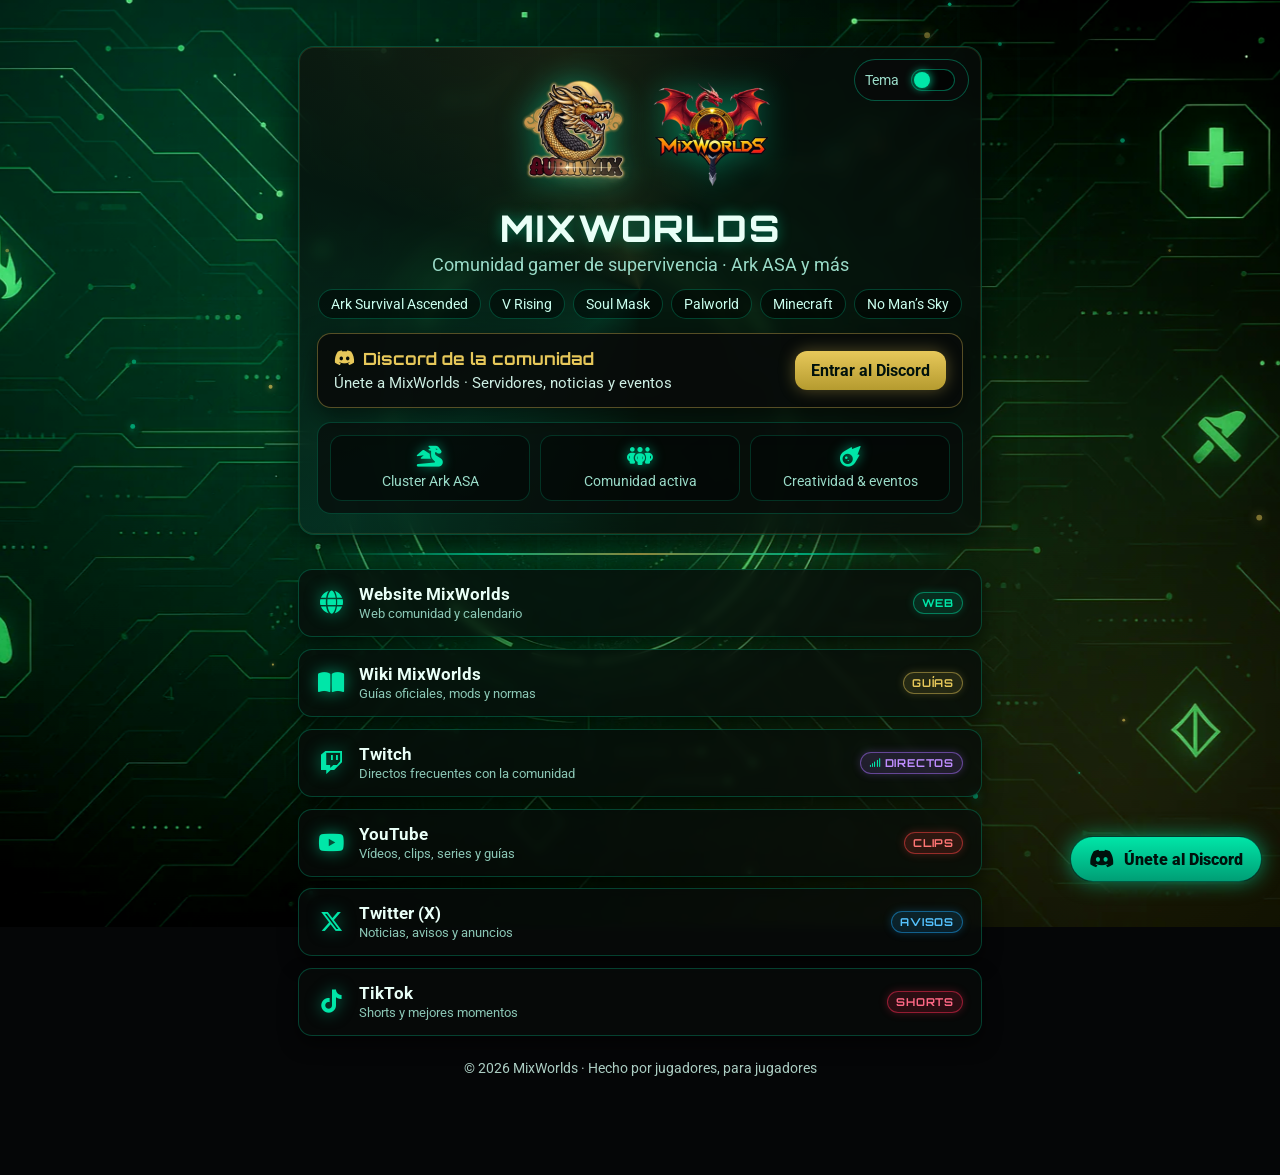
<file: index.html>
<!DOCTYPE html>
<html lang="es">
<head>
  <meta charset="UTF-8" />
  <meta name="viewport" content="width=device-width, initial-scale=1.0, viewport-fit=cover" />

  <title>MixWorlds | Comunidad gamer de supervivencia</title>
  <meta name="description" content="MixWorlds es una comunidad gamer centrada en Ark Survival Ascended y juegos de supervivencia. Servidores privados, eventos frecuentes y Discord activo." />

  <!-- Favicon optimizado local -->
  <link rel="icon" type="image/png" href="./assets/favicon.png" />
  <link rel="apple-touch-icon" href="./assets/favicon.png" />

  <!-- Preloads locales optimizados (WebP instantáneo sin peticiones externas lentas) -->
  <link rel="preload" as="image" href="./assets/logo-aurinmix.webp" type="image/webp" />
  <link rel="preload" as="image" href="./assets/logo-mixworlds.webp" type="image/webp" />
  <link rel="preload" as="image" href="./assets/fondo-chip.webp" type="image/webp" />

  <!-- SEO / Open Graph -->
  <meta property="og:title" content="MixWorlds | Comunidad gamer de supervivencia" />
  <meta property="og:description" content="Servidores privados de Ark ASA, eventos frecuentes y comunidad activa de supervivencia." />
  <meta property="og:image" content="https://aurinmix.github.io/MixWorld/assets/fondo-chip.jpg" />
  <meta property="og:url" content="https://aurinmix.github.io/MixWorld/" />
  <meta property="og:type" content="website" />

  <!-- Twitter / X Cards -->
  <meta name="twitter:card" content="summary_large_image" />
  <meta name="twitter:title" content="MixWorlds | Comunidad gamer de supervivencia" />
  <meta name="twitter:description" content="Servidores privados de Ark ASA, eventos frecuentes y comunidad activa de supervivencia." />
  <meta name="twitter:image" content="https://aurinmix.github.io/MixWorld/assets/fondo-chip.jpg" />
  <meta name="twitter:site" content="@Aurinmix" />
  <meta name="twitter:creator" content="@Aurinmix" />

  <link rel="canonical" href="https://aurinmix.github.io/MixWorld/" />
  <meta name="theme-color" content="#00e6a8" />

  <!-- Datos estructurados (Schema.org) -->
  <script type="application/ld+json">
  {
    "@context":"https://schema.org",
    "@type":"Organization",
    "name":"MixWorlds",
    "url":"https://aurinmix.github.io/MixWorld/",
    "logo":"https://aurinmix.github.io/MixWorld/assets/logo-mixworlds.png",
    "sameAs":[
      "https://discord.gg/QwS5VBW8y3",
      "https://twitch.tv/aurinmix",
      "https://youtube.com/@aurinmix",
      "https://x.com/Aurinmix",
      "https://www.tiktok.com/@aurinmix",
      "https://mixworlds-wiki.gitbook.io/mixworlds-wiki-docs",
      "https://calendariomixworlds.premiumark.net/page/136000-inicio"
    ]
  }
  </script>

  <!-- Prevenir parpadeo de tema (FOUC) antes de renderizar -->
  <script>
    (function(){
      try {
        const saved = localStorage.getItem("mixworlds-theme");
        if(saved === "dark") {
          document.documentElement.setAttribute("data-theme", "dark");
        }
      }catch(e){}
    })();
  </script>

  <!-- Tipografías e Iconos -->
  <link rel="preconnect" href="https://fonts.googleapis.com">
  <link rel="preconnect" href="https://fonts.gstatic.com" crossorigin>
  <link rel="stylesheet" href="https://cdnjs.cloudflare.com/ajax/libs/font-awesome/6.5.0/css/all.min.css">

  <style>
    @import url('https://fonts.googleapis.com/css2?family=Orbitron:wght@500;700;800&family=Roboto:wght@400;500;700&display=swap');

    :root{
      --bg: #050607;
      --panel: rgba(8, 12, 10, 0.72);
      --panel-strong: rgba(8, 12, 10, 0.9);
      --emerald: #00e6a8;
      --emerald-soft: rgba(0, 230, 168, 0.20);
      --emerald-glow: rgba(0, 230, 168, 0.45);
      --gold: #e7c85a;
      --gold-soft: rgba(231,200,90,0.15);
      --text: #e9fff7;
      --muted: #9adbc8;
      --radius: 16px;
      --divider: linear-gradient(90deg, transparent, rgba(0,230,168,0.8), rgba(231,200,90,0.7), rgba(0,230,168,0.8), transparent);
    }

    [data-theme="dark"]{
      --bg: #020303;
      --panel: rgba(5, 8, 7, 0.85);
      --panel-strong: rgba(5, 8, 7, 0.95);
      --emerald: #00c996;
      --emerald-soft: rgba(0, 201, 150, 0.18);
      --emerald-glow: rgba(0, 201, 150, 0.35);
      --gold: #c9aa3a;
      --gold-soft: rgba(201, 170, 58, 0.10);
      --text: #e7fff6;
      --muted: #7fcab6;
      --divider: linear-gradient(90deg, transparent, rgba(0,201,150,0.7), rgba(0,0,0,0), rgba(0,201,150,0.7), transparent);
    }

    * { box-sizing: border-box; }

    body{
      margin: 0;
      min-height: 100vh;
      font-family: Roboto, system-ui, sans-serif;
      color: var(--text);
      background: var(--bg);
      overflow-x: hidden;
      text-align: center;
      position: relative;

      /* Variables de parallax */
      --parallax-x: 0px;
      --parallax-y: 0px;
    }

    /* Fondo tech + bruma + Parallax suave */
    body::before{
      content:"";
      position: fixed;
      inset: 0;
      z-index: -2;
      background:
        radial-gradient(circle at 15% 10%, var(--emerald-soft), transparent 60%),
        radial-gradient(circle at 85% 85%, var(--gold-soft), transparent 60%),
        url('./assets/fondo-chip.jpg') center/cover no-repeat;
      background-image:
        radial-gradient(circle at 15% 10%, var(--emerald-soft), transparent 60%),
        radial-gradient(circle at 85% 85%, var(--gold-soft), transparent 60%),
        image-set(
          url('./assets/fondo-chip.webp') type('image/webp'),
          url('./assets/fondo-chip.jpg') type('image/jpeg')
        );
      background-position: center;
      background-size: cover;
      background-repeat: no-repeat;
      background-blend-mode: screen;
      filter: saturate(1.1) contrast(1.08);

      animation: fogMove 22s ease-in-out infinite alternate;

      /* Parallax: movemos suavemente */
      transform: translate3d(var(--parallax-x), var(--parallax-y), 0) scale(1.06);
      will-change: transform;
    }

    @keyframes fogMove{
      0%   { background-position: 15% 10%, 85% 85%, center; }
      50%  { background-position: 22% 25%, 78% 72%, center; }
      100% { background-position: 15% 10%, 85% 85%, center; }
    }

    /* Rejilla cibernética sutil con soporte Safari */
    body::after{
      content:"";
      position: fixed;
      inset:0;
      z-index:-2;
      background:
        linear-gradient(transparent 95%, rgba(0, 230, 168, 0.06) 96%),
        linear-gradient(90deg, transparent 95%, rgba(0, 230, 168, 0.06) 96%);
      background-size: 60px 60px;
      -webkit-mask-image: radial-gradient(circle at 50% 30%, black 0%, transparent 65%);
      mask-image: radial-gradient(circle at 50% 30%, black 0%, transparent 65%);
      pointer-events: none;
    }

    /* Canvas de partículas y esporas de supervivencia */
    #particlesCanvas{
      position: fixed;
      inset: 0;
      z-index: -1;
      pointer-events: none;
      width: 100vw;
      height: 100vh;
    }

    .wrap{
      width: min(720px, 94vw);
      margin: 28px auto 80px;
      padding: 18px;
      position: relative;
    }

    header{
      background: var(--panel);
      border: 1px solid rgba(0, 230, 168, 0.25);
      border-radius: var(--radius);
      padding: 26px 18px 20px;
      box-shadow:
        0 0 0 1px rgba(231,200,90,0.12) inset,
        0 8px 30px rgba(0,0,0,0.6);
      -webkit-backdrop-filter: blur(8px);
      backdrop-filter: blur(8px);
      position: relative;
      overflow: hidden;
    }

    header::before{
      content:"";
      position:absolute;
      inset:-40%;
      background: conic-gradient(from 180deg, transparent, rgba(0,230,168,0.12), transparent 30%, rgba(231,200,90,0.08), transparent 60%);
      animation: spin 10s linear infinite;
      pointer-events: none;
    }
    @keyframes spin { to { transform: rotate(360deg);} }

    .theme-toggle{
      position:absolute;
      top: 12px;
      right: 12px;
      z-index: 5;
      display:flex;
      align-items:center;
      gap:8px;
      padding: 6px 10px;
      background: var(--panel-strong);
      border:1px solid rgba(0,230,168,0.35);
      border-radius: 999px;
      font-size: 0.85rem;
      color: var(--muted);
      cursor: pointer;
      user-select: none;
      transition: border-color .2s ease, box-shadow .2s ease;
    }
    .theme-toggle:hover{
      border-color: rgba(0,230,168,0.7);
      box-shadow: 0 0 12px rgba(0,230,168,0.25);
    }
    .theme-toggle input{
      width: 44px;
      height: 22px;
      appearance: none;
      background: rgba(0,0,0,0.6);
      border-radius: 999px;
      position: relative;
      outline: none;
      cursor: pointer;
      border:1px solid rgba(0,230,168,0.4);
      transition: background .2s ease;
    }
    .theme-toggle input::after{
      content:"";
      position:absolute;
      top:2px; left:2px;
      width:16px; height:16px;
      border-radius: 50%;
      background: var(--emerald);
      box-shadow: 0 0 10px var(--emerald);
      transition: transform .2s ease, background .2s ease;
    }
    [data-theme="dark"] .theme-toggle input{
      background: rgba(0,0,0,0.9);
    }
    [data-theme="dark"] .theme-toggle input::after{
      transform: translateX(22px);
      background: var(--gold);
      box-shadow: 0 0 10px var(--gold);
    }

    .logos-duo{
      display:flex;
      justify-content:center;
      align-items:center;
      gap:22px;
      margin:0 auto 8px;
      position:relative;
      z-index:2;
      flex-wrap: wrap;
    }
    .logos-duo .logo{
      width:120px;
      height:120px;
      object-fit: contain;
      margin:0;
      opacity:0;
      animation: fadeInLogo 1.2s ease forwards;
      filter: drop-shadow(0 0 16px rgba(0,230,168,0.45));
      transition: transform .3s ease, filter .3s ease;
    }
    .logos-duo .logo:hover{
      transform: scale(1.05);
      filter: drop-shadow(0 0 22px rgba(0,230,168,0.7));
    }
    @keyframes fadeInLogo{
      from{ transform: scale(0.92); opacity:0; }
      to{ transform: scale(1); opacity:1; }
    }

    .title{
      font-family: Orbitron, sans-serif;
      font-weight: 800;
      font-size: clamp(1.6rem, 4.2vw, 2.3rem);
      letter-spacing: 2px;
      margin: 8px 0 4px;
      position: relative;
      z-index: 1;
      text-shadow: 0 0 14px rgba(0,230,168,0.45);
    }
    .subtitle{
      color: var(--muted);
      margin: 0 auto;
      font-size: clamp(0.95rem, 2.8vw, 1.1rem);
      position: relative;
      z-index: 1;
    }

    .chips{
      display:flex;
      flex-wrap:wrap;
      justify-content:center;
      gap:8px;
      margin-top: 14px;
      position: relative;
      z-index: 1;
    }
    .chip{
      font-size: 0.85rem;
      padding:6px 12px;
      border-radius: 999px;
      background: rgba(0,0,0,0.45);
      border:1px solid rgba(0,230,168,0.25);
      color:#caffef;
      animation: chipPulse 3.2s ease-in-out infinite;
      transition: border-color .2s ease, color .2s ease, transform .2s ease;
      user-select: none;
    }
    .chip:hover{
      border-color: rgba(231,200,90,0.7);
      color: #fff3c2;
      transform: translateY(-2px);
      box-shadow: 0 0 14px rgba(231,200,90,0.3);
    }
    @keyframes chipPulse{
      0%,100%{ box-shadow: 0 0 0 rgba(0,230,168,0); }
      50%{ box-shadow: 0 0 12px rgba(0,230,168,0.35); }
    }

    .featured{
      margin-top:14px;
      padding:14px 16px;
      background: var(--panel-strong);
      border:1px solid rgba(231,200,90,0.35);
      border-radius:14px;
      display:flex;
      align-items:center;
      justify-content:space-between;
      gap:12px;
      position:relative;
      z-index:1;
      box-shadow: 0 8px 24px rgba(0,0,0,0.5);
      transition: transform .2s ease, border-color .2s ease, box-shadow .2s ease;
    }
    .featured:hover{
      border-color: rgba(231,200,90,0.7);
      box-shadow: 0 10px 30px rgba(231,200,90,0.18);
    }
    .featured .left{
      text-align:left;
      line-height:1.25;
    }
    .featured .left b{
      display:flex;
      align-items:center;
      gap:8px;
      font-family: Orbitron, sans-serif;
      color: var(--gold);
      font-size:1.05rem;
      margin-bottom:4px;
    }
    .featured .left span{
      color:#cdeee3;
      font-size:0.92rem;
    }
    .featured .btn{
      white-space:nowrap;
      padding:10px 16px;
      border-radius:12px;
      font-weight:700;
      text-decoration:none;
      color:#00110c;
      background: linear-gradient(180deg, var(--gold), #b59b2f);
      box-shadow:0 0 16px rgba(231,200,90,0.35);
      transition: transform .15s ease, box-shadow .2s ease, filter .2s ease;
      display:inline-flex;
      align-items:center;
      gap:8px;
    }
    .featured .btn:hover{
      transform: translateY(-2px);
      filter: brightness(1.08);
      box-shadow: 0 0 25px rgba(231,200,90,0.65);
    }

    .activities{
      margin-top: 14px;
      padding: 12px;
      background: var(--panel);
      border: 1px solid rgba(0,230,168,0.22);
      border-radius: 14px;
      display:grid;
      grid-template-columns: repeat(3,1fr);
      gap: 10px;
      position: relative;
      z-index: 1;
    }
    .act{
      padding: 10px 8px;
      border-radius: 12px;
      background: rgba(0,0,0,0.35);
      border:1px solid rgba(0,230,168,0.18);
      font-size: 0.9rem;
      color: var(--muted);
      transition: transform .15s ease, border-color .2s ease;
    }
    .act i{
      font-size: 1.3rem;
      display:block;
      margin-bottom: 6px;
      color: var(--emerald);
      filter: drop-shadow(0 0 6px rgba(0,230,168,0.6));
    }
    .act:hover{
      transform: translateY(-2px);
      border-color: rgba(231,200,90,0.5);
      color: #e8fff7;
    }

    .divider{
      height: 2px;
      width: 92%;
      margin: 18px auto 12px;
      background: var(--divider);
      border-radius: 999px;
      box-shadow: 0 0 14px rgba(0,230,168,0.35);
    }

    /* Contenedor con soporte 3D Perspective para enlaces */
    .links{
      margin-top: 14px;
      display:flex;
      flex-direction:column;
      gap:12px;
      perspective: 1000px;
    }

    .link{
      display:flex;
      align-items:center;
      gap:14px;
      padding: 14px 18px;
      background: var(--panel);
      border-radius: 14px;
      border:1px solid rgba(0,230,168,0.25);
      text-decoration: none;
      color: var(--text);
      font-weight: 700;
      font-size: 1.05rem;
      position: relative;
      overflow: hidden;
      box-shadow: 0 8px 18px rgba(0,0,0,0.55);
      transform-style: preserve-3d;
      transition: transform 0.2s cubic-bezier(0.2, 0.8, 0.2, 1), border-color 0.25s ease, box-shadow 0.25s ease;
      -webkit-backdrop-filter: blur(4px);
      backdrop-filter: blur(4px);
      will-change: transform;
    }

    /* Brillo holográfico interactivo que sigue el puntero */
    .link::before{
      content:"";
      position:absolute;
      inset:0;
      background: radial-gradient(circle 120px at var(--mouse-x, 50%) var(--mouse-y, 50%), rgba(0, 230, 168, 0.22), transparent 70%);
      opacity: 0;
      transition: opacity .3s ease;
      pointer-events: none;
    }
    .link:hover::before{
      opacity: 1;
    }

    .link:hover{
      border-color: rgba(0,230,168,0.75);
      box-shadow: 0 12px 28px rgba(0, 230, 168, 0.22);
    }

    .link i{
      font-size: 1.45rem;
      width: 28px;
      text-align:center;
      color: var(--emerald);
      filter: drop-shadow(0 0 8px rgba(0,230,168,0.55));
      transition: transform .25s ease, filter .25s ease;
      flex-shrink: 0;
    }

    .link .label-box{
      display:flex;
      flex-direction:column;
      align-items:flex-start;
      line-height:1.2;
    }
    .link .title-text{
      display:flex;
      align-items:center;
      gap:8px;
    }

    .link .meta{
      font-size: 0.82rem;
      font-weight: 400;
      color: var(--muted);
      margin-top: 2px;
      opacity: 0.9;
    }

    /* Badges Sci-Fi con estilo Cyberpunk Glow */
    .badge{
      font-family: Orbitron, monospace;
      font-size: 0.68rem;
      font-weight: 700;
      letter-spacing: 0.8px;
      padding: 3px 8px;
      border-radius: 999px;
      text-transform: uppercase;
      display: inline-flex;
      align-items: center;
      gap: 4px;
      margin-left: auto;
      flex-shrink: 0;
      box-shadow: 0 0 10px rgba(0,0,0,0.4);
      user-select: none;
    }
    .badge i{
      font-size: 0.55rem;
      width: auto;
      filter: none;
    }

    .badge-emerald{
      background: rgba(0, 230, 168, 0.12);
      border: 1px solid rgba(0, 230, 168, 0.45);
      color: var(--emerald);
      box-shadow: 0 0 8px rgba(0, 230, 168, 0.2);
    }
    .badge-gold{
      background: rgba(231, 200, 90, 0.12);
      border: 1px solid rgba(231, 200, 90, 0.45);
      color: var(--gold);
      box-shadow: 0 0 8px rgba(231, 200, 90, 0.2);
    }
    .badge-purple{
      background: rgba(169, 112, 255, 0.15);
      border: 1px solid rgba(169, 112, 255, 0.5);
      color: #bf8dff;
      box-shadow: 0 0 8px rgba(169, 112, 255, 0.25);
    }
    .badge-red{
      background: rgba(255, 68, 68, 0.15);
      border: 1px solid rgba(255, 68, 68, 0.5);
      color: #ff7575;
      box-shadow: 0 0 8px rgba(255, 68, 68, 0.25);
    }
    .badge-cyan{
      background: rgba(29, 161, 242, 0.15);
      border: 1px solid rgba(29, 161, 242, 0.5);
      color: #55c3ff;
      box-shadow: 0 0 8px rgba(29, 161, 242, 0.25);
    }
    .badge-pink{
      background: rgba(254, 44, 85, 0.15);
      border: 1px solid rgba(254, 44, 85, 0.5);
      color: #ff6885;
      box-shadow: 0 0 8px rgba(254, 44, 85, 0.25);
    }

    /* Animaciones individuales de iconos */
    .link.youtube:hover i{ transform: rotate(-6deg) scale(1.15); color: #ff5050; }
    .link.twitch:hover i{ transform: translateY(-2px) scale(1.15); color: #b788ff; }
    .link.twitter:hover i{ transform: translateX(2px) scale(1.15); color: #4dc2ff; }
    .link.tiktok:hover i{ transform: translateY(-2px) rotate(-6deg) scale(1.15); color: #ff5277; }
    .link.wiki:hover i{ transform: scale(1.15) rotate(4deg); color: var(--gold); }
    .link.gsa:hover i{ transform: rotate(8deg) scale(1.15); color: var(--emerald); }

    footer{
      margin-top: 24px;
      color: #bfe4d8;
      font-size: 0.9rem;
      opacity: 0.9;
    }

    /* Botón flotante Discord con Safe Area para iPhone/Android */
    .fab-discord{
      position: fixed;
      bottom: max(18px, env(safe-area-inset-bottom, 18px));
      right: max(18px, env(safe-area-inset-right, 18px));
      z-index: 999;
      display:flex;
      align-items:center;
      gap:10px;
      padding: 12px 18px;
      border-radius: 999px;
      color:#00110c;
      text-decoration:none;
      font-weight:900;
      background: linear-gradient(180deg, var(--emerald), #009e75);
      box-shadow: 0 0 20px rgba(0,230,168,0.55);
      border:1px solid rgba(0,0,0,0.6);
      transition: transform .15s ease, box-shadow .2s ease, filter .2s ease;
    }
    .fab-discord i{
      font-size: 1.25rem;
      color:#00110c;
    }
    .fab-discord:hover{
      transform: translateY(-2px);
      filter: brightness(1.08);
      box-shadow: 0 0 28px rgba(0,230,168,0.85);
    }

    @media (max-width: 560px){
      .featured{ flex-direction:column; text-align:center; }
      .featured .left{ text-align:center; }
      .activities{ grid-template-columns: 1fr; }
      .link{ font-size: 1rem; padding: 12px 14px; }
      .logos-duo .logo{ width: 96px; height: 96px; }
      .theme-toggle{ right: 8px; top: 8px; }
      .wrap{ margin-bottom: 90px; }
    }

    /* Respeto a usuarios con sensibilidad a animaciones */
    @media (prefers-reduced-motion: reduce){
      body::before{ animation:none; }
      header::before{ animation:none; }
      .chip{ animation:none; }
      .link::before{ display:none; }
      #particlesCanvas{ display:none; }
      body { --parallax-x: 0px; --parallax-y: 0px; }
    }
  </style>
</head>

<body>
  <!-- Canvas para partículas de supervivencia y esporas tech -->
  <canvas id="particlesCanvas"></canvas>

  <div class="wrap">

    <header>
      <label class="theme-toggle" title="Cambiar tema">
        Tema
        <input id="themeSwitch" type="checkbox" aria-label="Cambiar tema MixWorlds oscuro">
      </label>

      <div class="logos-duo">
        <picture>
          <source srcset="./assets/logo-aurinmix.webp" type="image/webp">
          <img class="logo" src="./assets/logo-aurinmix.png" alt="Logo Aurinmix" width="120" height="120" fetchpriority="high">
        </picture>
        <picture>
          <source srcset="./assets/logo-mixworlds.webp" type="image/webp">
          <img class="logo" src="./assets/logo-mixworlds.png" alt="Logo MixWorlds" width="120" height="120" fetchpriority="high">
        </picture>
      </div>

      <h1 class="title">MIXWORLDS</h1>
      <p class="subtitle">Comunidad gamer de supervivencia · Ark ASA y más</p>

      <div class="chips">
        <div class="chip">Ark Survival Ascended</div>
        <div class="chip">V Rising</div>
        <div class="chip">Soul Mask</div>
        <div class="chip">Palworld</div>
        <div class="chip">Minecraft</div>
        <div class="chip">No Man’s Sky</div>
      </div>

      <div class="featured">
        <div class="left">
          <b><i class="fab fa-discord"></i> Discord de la comunidad</b>
          <span>Únete a MixWorlds · Servidores, noticias y eventos</span>
        </div>
        <a class="btn" href="https://discord.gg/QwS5VBW8y3" target="_blank" rel="noopener noreferrer">
          Entrar al Discord
        </a>
      </div>

      <div class="activities" aria-label="Actividades MixWorlds">
        <div class="act"><i class="fa-solid fa-dragon"></i> Cluster Ark ASA</div>
        <div class="act"><i class="fa-solid fa-people-group"></i> Comunidad activa</div>
        <div class="act"><i class="fa-solid fa-meteor"></i> Creatividad & eventos</div>
      </div>
    </header>

    <div class="divider"></div>

    <main class="links" aria-label="Enlaces MixWorlds">
      <!-- Website oficial -->
      <a class="link gsa" href="https://calendariomixworlds.premiumark.net/page/136000-inicio" target="_blank" rel="noopener noreferrer">
        <i class="fa-solid fa-globe"></i>
        <div class="label-box">
          <span class="title-text">Website MixWorlds</span>
          <span class="meta">Web comunidad y calendario</span>
        </div>
        <span class="badge badge-emerald">WEB</span>
      </a>

      <!-- Wiki -->
      <a class="link wiki" href="https://mixworlds-wiki.gitbook.io/mixworlds-wiki-docs" target="_blank" rel="noopener noreferrer">
        <i class="fa-solid fa-book-open"></i>
        <div class="label-box">
          <span class="title-text">Wiki MixWorlds</span>
          <span class="meta">Guías oficiales, mods y normas</span>
        </div>
        <span class="badge badge-gold">GUÍAS</span>
      </a>

      <!-- Twitch -->
      <a class="link twitch" href="https://twitch.tv/aurinmix" target="_blank" rel="noopener noreferrer">
        <i class="fab fa-twitch"></i>
        <div class="label-box">
          <span class="title-text">Twitch</span>
          <span class="meta">Directos frecuentes con la comunidad</span>
        </div>
        <span class="badge badge-purple"><i class="fa-solid fa-signal"></i> DIRECTOS</span>
      </a>

      <!-- YouTube -->
      <a class="link youtube" href="https://youtube.com/@aurinmix" target="_blank" rel="noopener noreferrer">
        <i class="fab fa-youtube"></i>
        <div class="label-box">
          <span class="title-text">YouTube</span>
          <span class="meta">Vídeos, clips, series y guías</span>
        </div>
        <span class="badge badge-red">CLIPS</span>
      </a>

      <!-- Twitter / X -->
      <a class="link twitter" href="https://x.com/Aurinmix" target="_blank" rel="noopener noreferrer">
        <i class="fab fa-x-twitter"></i>
        <div class="label-box">
          <span class="title-text">Twitter (X)</span>
          <span class="meta">Noticias, avisos y anuncios</span>
        </div>
        <span class="badge badge-cyan">AVISOS</span>
      </a>

      <!-- TikTok -->
      <a class="link tiktok" href="https://www.tiktok.com/@aurinmix" target="_blank" rel="noopener noreferrer">
        <i class="fab fa-tiktok"></i>
        <div class="label-box">
          <span class="title-text">TikTok</span>
          <span class="meta">Shorts y mejores momentos</span>
        </div>
        <span class="badge badge-pink">SHORTS</span>
      </a>
    </main>

    <footer>
      © <span id="year"></span> MixWorlds · Hecho por jugadores, para jugadores
    </footer>

  </div>

  <!-- Botón flotante Discord -->
  <a class="fab-discord" href="https://discord.gg/QwS5VBW8y3" target="_blank" rel="noopener noreferrer" aria-label="Únete al servidor de Discord de MixWorlds">
    <i class="fab fa-discord"></i> Únete al Discord
  </a>

  <script>
    /* ========================================================
       1. Año dinámico en Footer
       ======================================================== */
    document.getElementById("year").textContent = new Date().getFullYear();

    /* ========================================================
       2. Selector de tema (Sincronizado con prevención FOUC)
       ======================================================== */
    const rootEl = document.documentElement;
    const themeSw = document.getElementById("themeSwitch");
    
    // Marcar checkbox según estado inicial
    if (rootEl.getAttribute("data-theme") === "dark") {
      themeSw.checked = true;
    }

    themeSw.addEventListener("change", () => {
      if (themeSw.checked) {
        rootEl.setAttribute("data-theme", "dark");
        document.body.setAttribute("data-theme", "dark");
        localStorage.setItem("mixworlds-theme", "dark");
      } else {
        rootEl.removeAttribute("data-theme");
        document.body.removeAttribute("data-theme");
        localStorage.setItem("mixworlds-theme", "light");
      }
    });

    /* ========================================================
       3. Efecto 3D Tilt interactivo en los enlaces
       ======================================================== */
    const tiltLinks = document.querySelectorAll(".link, .featured");
    const isTouch = window.matchMedia("(pointer: coarse)").matches;
    const reducedMotion = window.matchMedia("(prefers-reduced-motion: reduce)").matches;

    if (!isTouch && !reducedMotion) {
      tiltLinks.forEach(card => {
        card.addEventListener("mousemove", (e) => {
          const rect = card.getBoundingClientRect();
          const x = e.clientX - rect.left;
          const y = e.clientY - rect.top;
          
          // Coordenadas para el brillo holográfico
          card.style.setProperty("--mouse-x", `${x}px`);
          card.style.setProperty("--mouse-y", `${y}px`);

          // Cálculo de inclinación 3D (máx 6 grados)
          const centerX = rect.width / 2;
          const centerY = rect.height / 2;
          const rotateX = ((y - centerY) / centerY) * -5.5;
          const rotateY = ((x - centerX) / centerX) * 5.5;

          card.style.transform = `perspective(800px) rotateX(${rotateX.toFixed(2)}deg) rotateY(${rotateY.toFixed(2)}deg) translateY(-2px)`;
        });

        card.addEventListener("mouseleave", () => {
          card.style.transform = "perspective(800px) rotateX(0deg) rotateY(0deg) translateY(0)";
        });
      });
    }

    /* ========================================================
       4. Parallax Suave optimizado (se detiene cuando está quieto)
       ======================================================== */
    if (!reducedMotion) {
      const maxMove = 16;
      let targetX = 0, targetY = 0;
      let currentX = 0, currentY = 0;
      let isAnimating = false;

      function updatePointer(x, y) {
        targetX = ((x / window.innerWidth) - 0.5) * maxMove;
        targetY = ((y / window.innerHeight) - 0.5) * maxMove;
        if (!isAnimating) {
          isAnimating = true;
          requestAnimationFrame(renderParallax);
        }
      }

      window.addEventListener("mousemove", (e) => {
        updatePointer(e.clientX, e.clientY);
      }, { passive: true });

      window.addEventListener("deviceorientation", (e) => {
        if (e.beta == null || e.gamma == null) return;
        const tiltX = Math.max(-1, Math.min(1, e.gamma / 30));
        const tiltY = Math.max(-1, Math.min(1, e.beta / 30));
        targetX = tiltX * maxMove;
        targetY = tiltY * maxMove;
        if (!isAnimating) {
          isAnimating = true;
          requestAnimationFrame(renderParallax);
        }
      }, { passive: true });

      function renderParallax() {
        const diffX = targetX - currentX;
        const diffY = targetY - currentY;

        if (Math.abs(diffX) > 0.05 || Math.abs(diffY) > 0.05) {
          currentX += diffX * 0.07;
          currentY += diffY * 0.07;
          document.body.style.setProperty("--parallax-x", currentX.toFixed(2) + "px");
          document.body.style.setProperty("--parallax-y", currentY.toFixed(2) + "px");
          requestAnimationFrame(renderParallax);
        } else {
          isAnimating = false;
        }
      }
    }

    /* ========================================================
       5. Canvas de Partículas / Esporas de Energía (Gamer FX)
       ======================================================== */
    (function initParticles() {
      if (reducedMotion) return;

      const canvas = document.getElementById("particlesCanvas");
      const ctx = canvas.getContext("2d");
      let width, height;
      let particles = [];
      const particleCount = window.innerWidth < 600 ? 18 : 34;
      let animFrameId = null;

      function resize() {
        width = canvas.width = window.innerWidth;
        height = canvas.height = window.innerHeight;
      }
      resize();
      window.addEventListener("resize", resize, { passive: true });

      // Generar partículas (colores esmeralda y oro con destellos sutiles)
      for (let i = 0; i < particleCount; i++) {
        const isGold = Math.random() > 0.65;
        particles.push({
          x: Math.random() * width,
          y: Math.random() * height,
          radius: Math.random() * 2.2 + 0.8,
          speedY: Math.random() * 0.35 + 0.15,
          speedX: (Math.random() - 0.5) * 0.3,
          color: isGold ? "231, 200, 90" : "0, 230, 168",
          alpha: Math.random() * 0.45 + 0.15,
          pulse: Math.random() * 0.02 + 0.005,
          pulseDir: 1
        });
      }

      function drawParticles() {
        ctx.clearRect(0, 0, width, height);

        for (let i = 0; i < particles.length; i++) {
          const p = particles[i];
          p.y -= p.speedY;
          p.x += p.speedX;

          // Efecto de pulso en opacidad
          p.alpha += p.pulse * p.pulseDir;
          if (p.alpha > 0.65) p.pulseDir = -1;
          if (p.alpha < 0.15) p.pulseDir = 1;

          // Reaparecer al salir de la pantalla
          if (p.y < -10) {
            p.y = height + 10;
            p.x = Math.random() * width;
          }
          if (p.x < -10) p.x = width + 10;
          if (p.x > width + 10) p.x = -10;

          // Dibujar partícula con halo
          ctx.beginPath();
          ctx.arc(p.x, p.y, p.radius, 0, Math.PI * 2);
          ctx.fillStyle = `rgba(${p.color}, ${p.alpha})`;
          ctx.shadowBlur = p.radius * 3.5;
          ctx.shadowColor = `rgb(${p.color})`;
          ctx.fill();
        }

        animFrameId = requestAnimationFrame(drawParticles);
      }

      // Pausar animación si la pestaña pasa a segundo plano (ahorro de batería)
      document.addEventListener("visibilitychange", () => {
        if (document.hidden) {
          if (animFrameId) cancelAnimationFrame(animFrameId);
        } else {
          animFrameId = requestAnimationFrame(drawParticles);
        }
      });

      animFrameId = requestAnimationFrame(drawParticles);
    })();
  </script>
</body>
</html>
</file>
